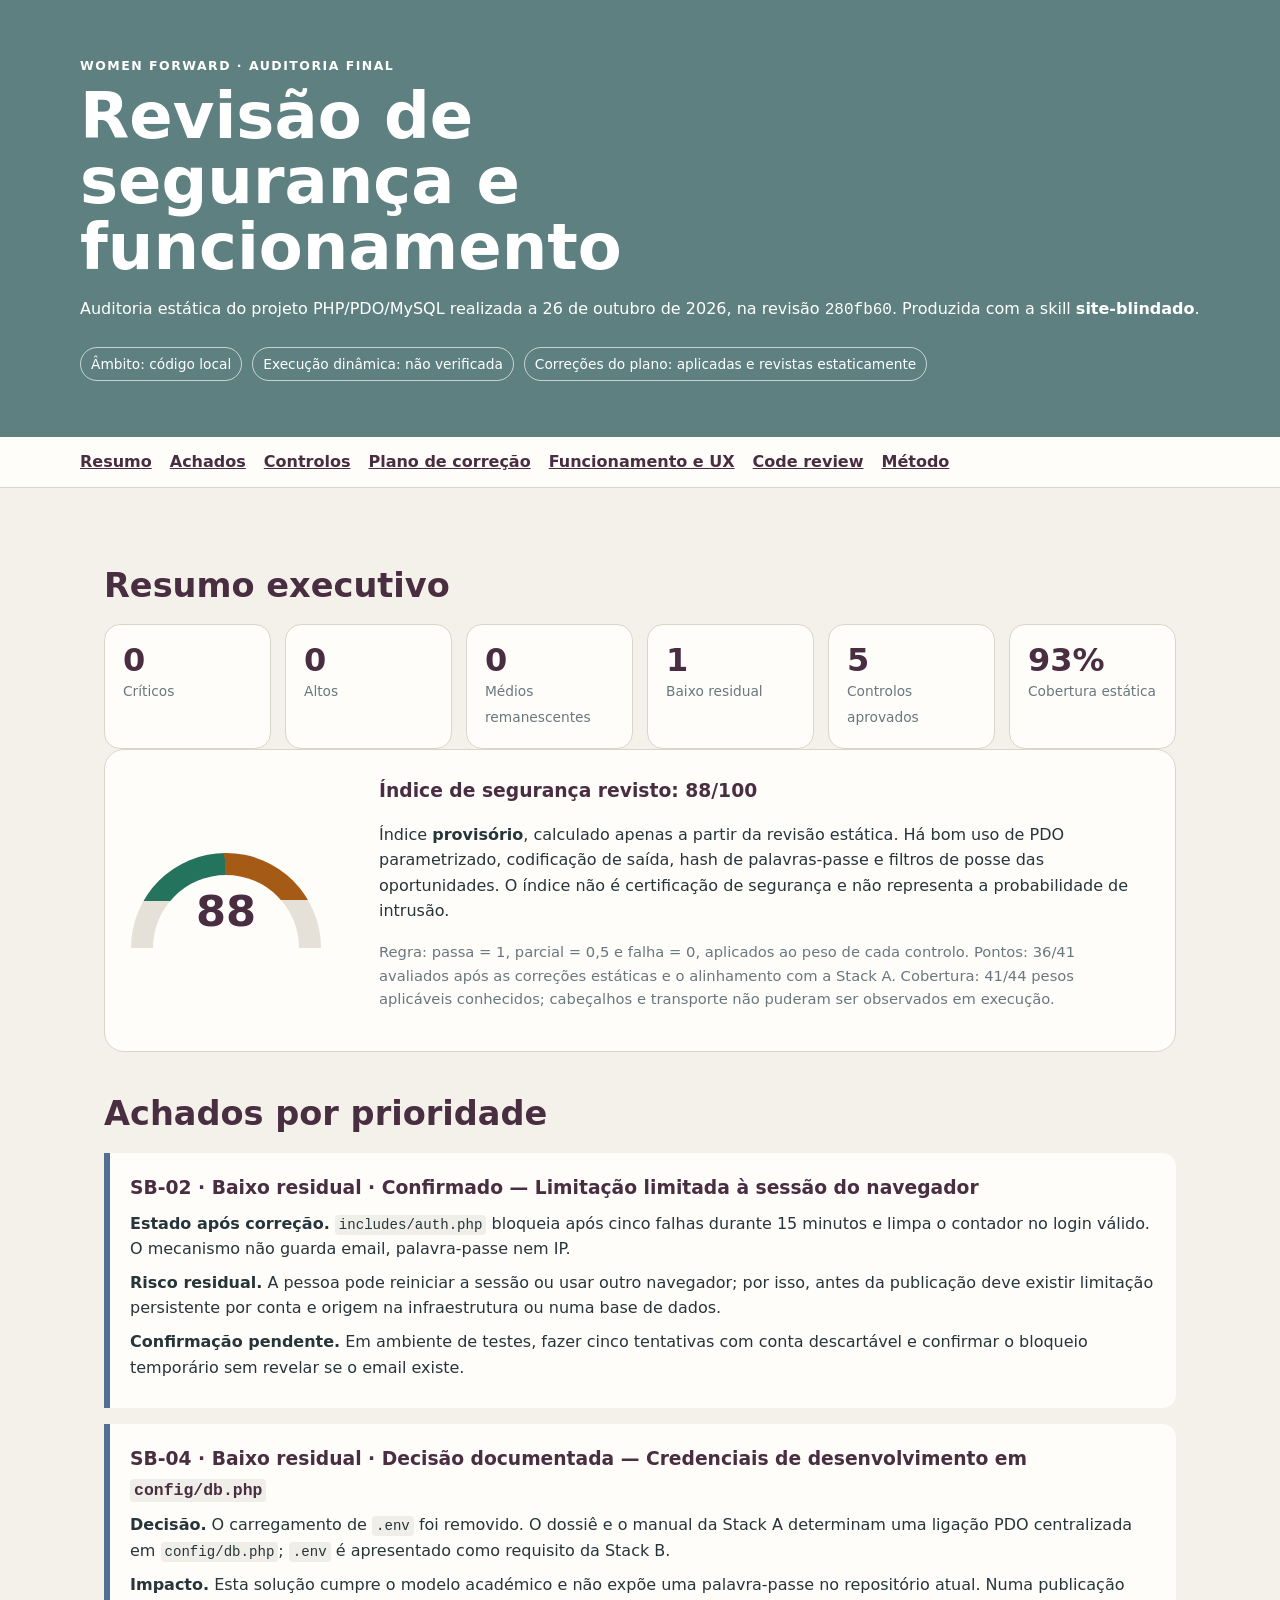
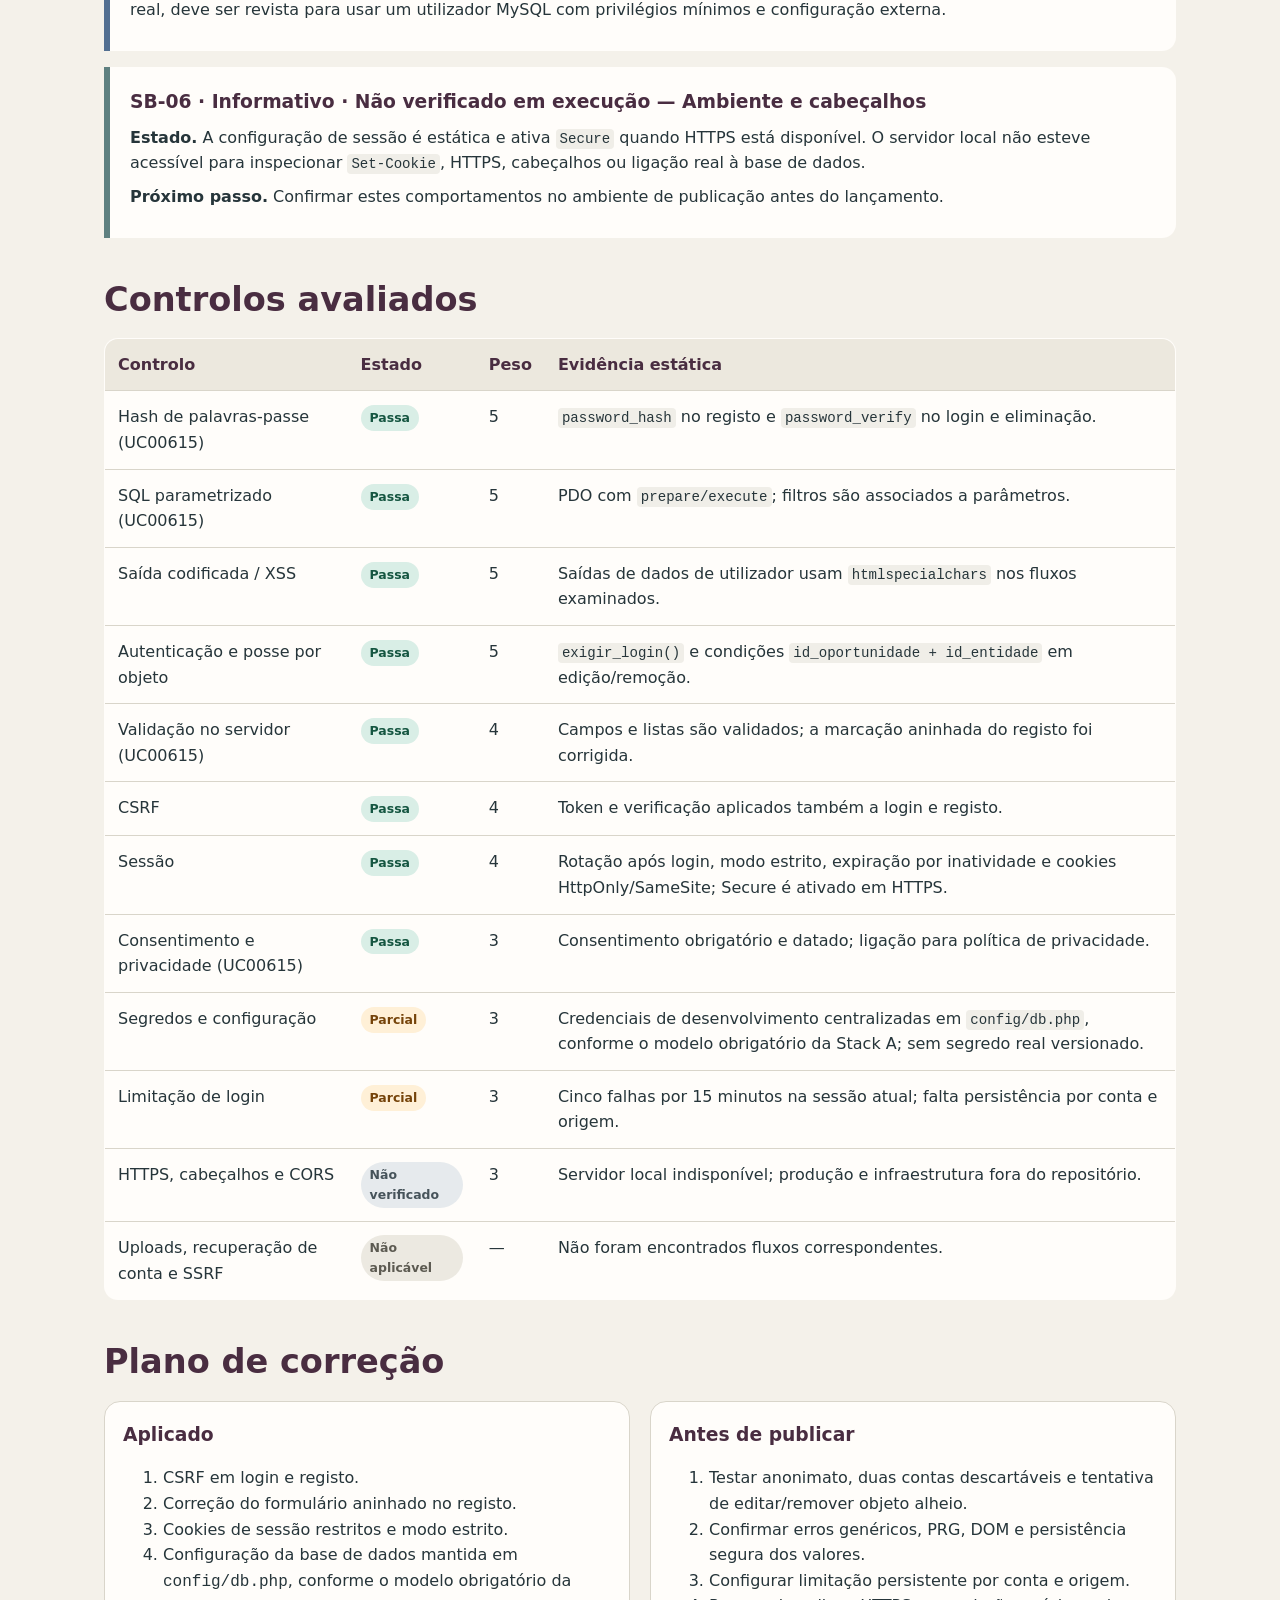
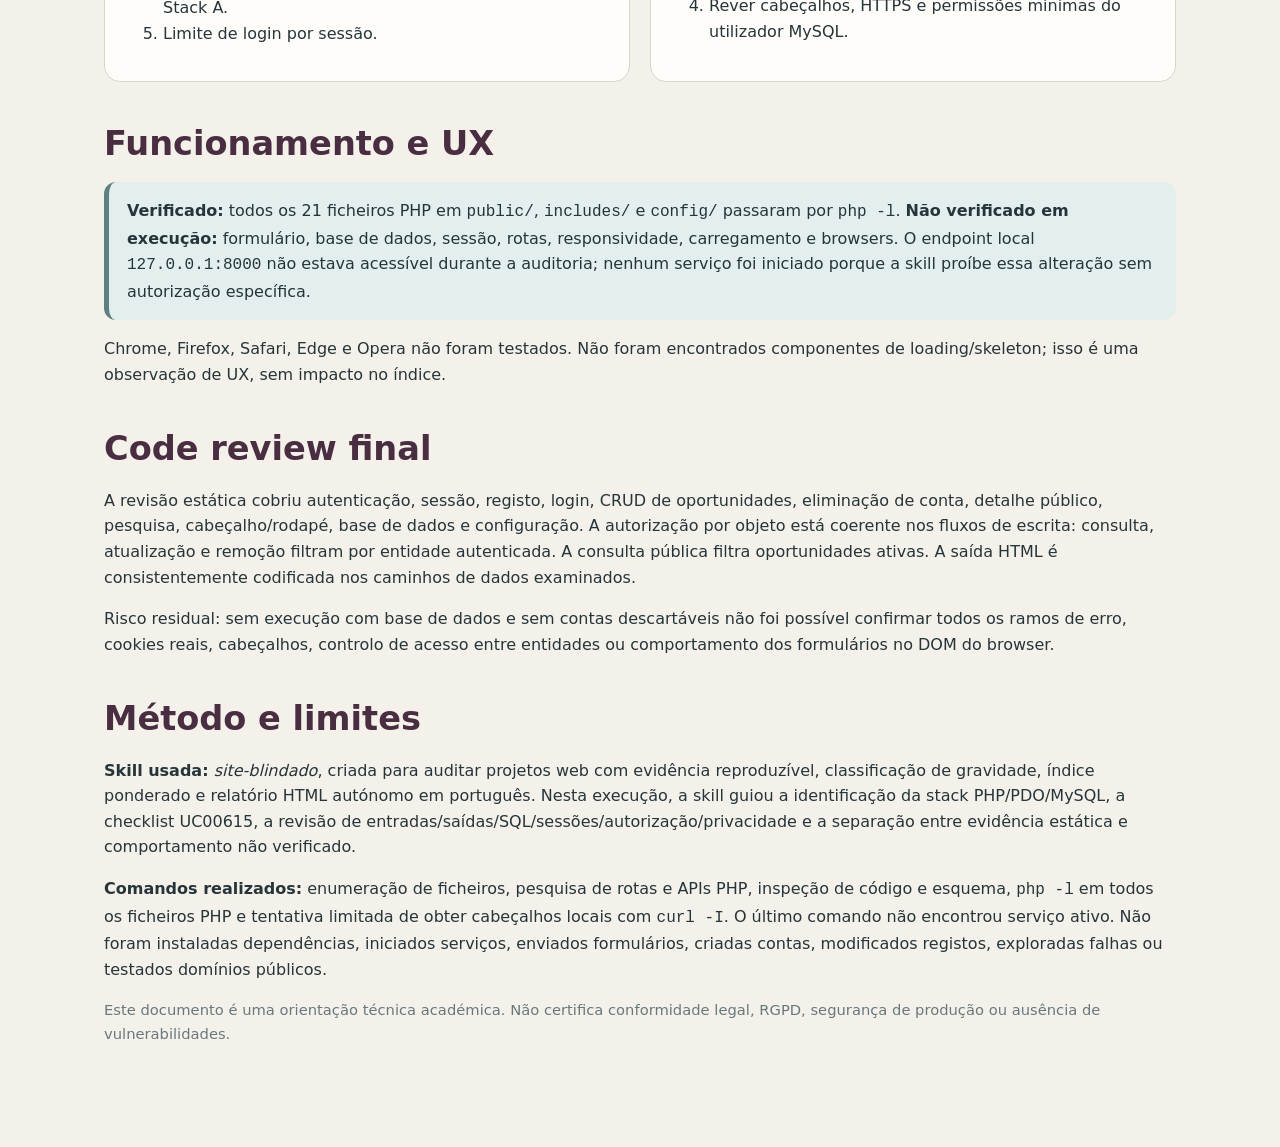
<file: reports/auditoria-site-blindado-2026-10-26.html>
<!doctype html>
<html lang="pt-PT">
<head>
<meta charset="utf-8">
<meta name="viewport" content="width=device-width, initial-scale=1">
<title>Auditoria final — Women Forward</title>
<style>
:root{--ink:#26353a;--muted:#68787d;--bg:#f4f1ea;--paper:#fffdfa;--line:#d9d5ca;--teal:#5e8080;--wine:#492d41;--rose:#87555c;--ok:#24745d;--warn:#a55b16;--bad:#a23a42;--info:#526f91}*{box-sizing:border-box}body{margin:0;background:var(--bg);color:var(--ink);font:16px/1.6 system-ui,-apple-system,"Segoe UI",sans-serif}a{color:var(--wine);font-weight:700}a:focus-visible{outline:3px solid var(--teal);outline-offset:3px}header{padding:56px max(24px,calc((100% - 1120px)/2));background:var(--teal);color:#fff}.eyebrow{margin:0 0 8px;text-transform:uppercase;letter-spacing:.12em;font-size:.78rem;font-weight:800}h1{font-size:clamp(2rem,5vw,4.5rem);line-height:1.02;margin:0;max-width:13ch}header p:last-child{max-width:68ch;margin:22px 0 0}nav{background:var(--paper);border-bottom:1px solid var(--line);padding:12px max(24px,calc((100% - 1120px)/2));display:flex;gap:18px;flex-wrap:wrap}main{max-width:1120px;margin:auto;padding:36px 24px 72px}section{scroll-margin-top:24px;margin:42px 0}h2{color:var(--wine);font-size:clamp(1.4rem,3vw,2.1rem);line-height:1.2;margin:0 0 18px}h3{margin:0 0 8px;color:var(--wine)}.meta{display:flex;flex-wrap:wrap;gap:10px;margin-top:24px}.chip{border:1px solid rgb(255 255 255/.65);padding:5px 10px;border-radius:99px;font-size:.86rem}.grid{display:grid;grid-template-columns:repeat(6,minmax(0,1fr));gap:14px}.card{background:var(--paper);border:1px solid var(--line);border-radius:16px;padding:18px}.card b{display:block;font-size:2rem;line-height:1.1;color:var(--wine)}.card span{font-size:.86rem;color:var(--muted)}.score{display:grid;grid-template-columns:220px 1fr;gap:28px;align-items:center;background:var(--paper);border:1px solid var(--line);border-radius:20px;padding:26px}.meter{width:190px;height:95px;border-radius:190px 190px 0 0;background:conic-gradient(from 270deg,var(--ok) 0 88deg,var(--warn) 88deg 180deg,#e5e1d8 180deg);position:relative;overflow:hidden}.meter:after{content:"88";position:absolute;inset:22px 22px 0;background:var(--paper);border-radius:160px 160px 0 0;display:grid;place-items:center;font-size:2.7rem;font-weight:800;color:var(--wine)}.status{display:inline-block;border-radius:999px;padding:3px 9px;font-weight:800;font-size:.78rem}.pass{background:#d9eee6;color:#155641}.partial{background:#fff0d7;color:#754309}.fail{background:#f8dadd;color:#7d1d27}.unknown{background:#e6eaed;color:#46535a}.na{background:#ece9e1;color:#5c5a51}.finding{border-left:6px solid var(--warn);background:var(--paper);padding:20px;border-radius:0 14px 14px 0;margin:16px 0}.finding.low{border-color:var(--info)}.finding.info{border-color:var(--teal)}.finding p{margin:.5rem 0}.finding code,td code{font:ui-monospace,SFMono-Regular,Menlo,monospace;font-size:.88em;background:#f0eee8;padding:2px 4px;border-radius:4px}table{width:100%;border-collapse:collapse;background:var(--paper);border:1px solid var(--line);border-radius:14px;overflow:hidden}th,td{text-align:left;vertical-align:top;padding:13px;border-bottom:1px solid var(--line)}th{background:#ece8de;color:var(--wine)}tr:last-child td{border-bottom:0}.note{padding:16px 18px;border-radius:12px;background:#e3eeee;border-left:5px solid var(--teal)}.columns{display:grid;grid-template-columns:1fr 1fr;gap:20px}.small{color:var(--muted);font-size:.92rem}@media(max-width:800px){.grid{grid-template-columns:repeat(2,1fr)}.score,.columns{grid-template-columns:1fr}.meter{margin:auto}table{display:block;overflow:auto}header{padding:40px 24px}}@media print{body{background:#fff}nav{display:none}main{max-width:none}.card,.score,.finding,table{break-inside:avoid}}
</style>
</head>
<body>
<header>
  <p class="eyebrow">Women Forward · auditoria final</p>
  <h1>Revisão de segurança e funcionamento</h1>
  <p>Auditoria estática do projeto PHP/PDO/MySQL realizada a 26 de outubro de 2026, na revisão <code>280fb60</code>. Produzida com a skill <strong>site-blindado</strong>.</p>
  <div class="meta"><span class="chip">Âmbito: código local</span><span class="chip">Execução dinâmica: não verificada</span><span class="chip">Correções do plano: aplicadas e revistas estaticamente</span></div>
</header>
<nav aria-label="Índice"><a href="#resumo">Resumo</a><a href="#achados">Achados</a><a href="#controlos">Controlos</a><a href="#plano">Plano de correção</a><a href="#ux">Funcionamento e UX</a><a href="#revisao">Code review</a><a href="#metodo">Método</a></nav>
<main>
<section id="resumo">
<h2>Resumo executivo</h2>
<div class="grid"><div class="card"><b>0</b><span>Críticos</span></div><div class="card"><b>0</b><span>Altos</span></div><div class="card"><b>0</b><span>Médios remanescentes</span></div><div class="card"><b>1</b><span>Baixo residual</span></div><div class="card"><b>5</b><span>Controlos aprovados</span></div><div class="card"><b>93%</b><span>Cobertura estática</span></div></div>
<div class="score"><div class="meter" role="img" aria-label="Índice de segurança revisto: 88 em 100"></div><div><h3>Índice de segurança revisto: 88/100</h3><p>Índice <strong>provisório</strong>, calculado apenas a partir da revisão estática. Há bom uso de PDO parametrizado, codificação de saída, hash de palavras-passe e filtros de posse das oportunidades. O índice não é certificação de segurança e não representa a probabilidade de intrusão.</p><p class="small">Regra: passa = 1, parcial = 0,5 e falha = 0, aplicados ao peso de cada controlo. Pontos: 36/41 avaliados após as correções estáticas e o alinhamento com a Stack A. Cobertura: 41/44 pesos aplicáveis conhecidos; cabeçalhos e transporte não puderam ser observados em execução.</p></div></div>
</section>
<section id="achados"><h2>Achados por prioridade</h2>
<article class="finding low"><h3>SB-02 · Baixo residual · Confirmado — Limitação limitada à sessão do navegador</h3><p><strong>Estado após correção.</strong> <code>includes/auth.php</code> bloqueia após cinco falhas durante 15 minutos e limpa o contador no login válido. O mecanismo não guarda email, palavra-passe nem IP.</p><p><strong>Risco residual.</strong> A pessoa pode reiniciar a sessão ou usar outro navegador; por isso, antes da publicação deve existir limitação persistente por conta e origem na infraestrutura ou numa base de dados.</p><p><strong>Confirmação pendente.</strong> Em ambiente de testes, fazer cinco tentativas com conta descartável e confirmar o bloqueio temporário sem revelar se o email existe.</p></article>
<article class="finding low"><h3>SB-04 · Baixo residual · Decisão documentada — Credenciais de desenvolvimento em <code>config/db.php</code></h3><p><strong>Decisão.</strong> O carregamento de <code>.env</code> foi removido. O dossiê e o manual da Stack A determinam uma ligação PDO centralizada em <code>config/db.php</code>; <code>.env</code> é apresentado como requisito da Stack B.</p><p><strong>Impacto.</strong> Esta solução cumpre o modelo académico e não expõe uma palavra-passe no repositório atual. Numa publicação real, deve ser revista para usar um utilizador MySQL com privilégios mínimos e configuração externa.</p></article>
<article class="finding info"><h3>SB-06 · Informativo · Não verificado em execução — Ambiente e cabeçalhos</h3><p><strong>Estado.</strong> A configuração de sessão é estática e ativa <code>Secure</code> quando HTTPS está disponível. O servidor local não esteve acessível para inspecionar <code>Set-Cookie</code>, HTTPS, cabeçalhos ou ligação real à base de dados.</p><p><strong>Próximo passo.</strong> Confirmar estes comportamentos no ambiente de publicação antes do lançamento.</p></article>
</section>
<section id="controlos"><h2>Controlos avaliados</h2><table><thead><tr><th>Controlo</th><th>Estado</th><th>Peso</th><th>Evidência estática</th></tr></thead><tbody>
<tr><td>Hash de palavras-passe (UC00615)</td><td><span class="status pass">Passa</span></td><td>5</td><td><code>password_hash</code> no registo e <code>password_verify</code> no login e eliminação.</td></tr>
<tr><td>SQL parametrizado (UC00615)</td><td><span class="status pass">Passa</span></td><td>5</td><td>PDO com <code>prepare/execute</code>; filtros são associados a parâmetros.</td></tr>
<tr><td>Saída codificada / XSS</td><td><span class="status pass">Passa</span></td><td>5</td><td>Saídas de dados de utilizador usam <code>htmlspecialchars</code> nos fluxos examinados.</td></tr>
<tr><td>Autenticação e posse por objeto</td><td><span class="status pass">Passa</span></td><td>5</td><td><code>exigir_login()</code> e condições <code>id_oportunidade + id_entidade</code> em edição/remoção.</td></tr>
<tr><td>Validação no servidor (UC00615)</td><td><span class="status pass">Passa</span></td><td>4</td><td>Campos e listas são validados; a marcação aninhada do registo foi corrigida.</td></tr>
<tr><td>CSRF</td><td><span class="status pass">Passa</span></td><td>4</td><td>Token e verificação aplicados também a login e registo.</td></tr>
<tr><td>Sessão</td><td><span class="status pass">Passa</span></td><td>4</td><td>Rotação após login, modo estrito, expiração por inatividade e cookies HttpOnly/SameSite; Secure é ativado em HTTPS.</td></tr>
<tr><td>Consentimento e privacidade (UC00615)</td><td><span class="status pass">Passa</span></td><td>3</td><td>Consentimento obrigatório e datado; ligação para política de privacidade.</td></tr>
<tr><td>Segredos e configuração</td><td><span class="status partial">Parcial</span></td><td>3</td><td>Credenciais de desenvolvimento centralizadas em <code>config/db.php</code>, conforme o modelo obrigatório da Stack A; sem segredo real versionado.</td></tr>
<tr><td>Limitação de login</td><td><span class="status partial">Parcial</span></td><td>3</td><td>Cinco falhas por 15 minutos na sessão atual; falta persistência por conta e origem.</td></tr>
<tr><td>HTTPS, cabeçalhos e CORS</td><td><span class="status unknown">Não verificado</span></td><td>3</td><td>Servidor local indisponível; produção e infraestrutura fora do repositório.</td></tr>
<tr><td>Uploads, recuperação de conta e SSRF</td><td><span class="status na">Não aplicável</span></td><td>—</td><td>Não foram encontrados fluxos correspondentes.</td></tr>
</tbody></table></section>
<section id="plano"><h2>Plano de correção</h2><div class="columns"><div class="card"><h3>Aplicado</h3><ol><li>CSRF em login e registo.</li><li>Correção do formulário aninhado no registo.</li><li>Cookies de sessão restritos e modo estrito.</li><li>Configuração da base de dados mantida em <code>config/db.php</code>, conforme o modelo obrigatório da Stack A.</li><li>Limite de login por sessão.</li></ol></div><div class="card"><h3>Antes de publicar</h3><ol><li>Testar anonimato, duas contas descartáveis e tentativa de editar/remover objeto alheio.</li><li>Confirmar erros genéricos, PRG, DOM e persistência segura dos valores.</li><li>Configurar limitação persistente por conta e origem.</li><li>Rever cabeçalhos, HTTPS e permissões mínimas do utilizador MySQL.</li></ol></div></div></section>
<section id="ux"><h2>Funcionamento e UX</h2><div class="note"><strong>Verificado:</strong> todos os 21 ficheiros PHP em <code>public/</code>, <code>includes/</code> e <code>config/</code> passaram por <code>php -l</code>. <strong>Não verificado em execução:</strong> formulário, base de dados, sessão, rotas, responsividade, carregamento e browsers. O endpoint local <code>127.0.0.1:8000</code> não estava acessível durante a auditoria; nenhum serviço foi iniciado porque a skill proíbe essa alteração sem autorização específica.</div><p>Chrome, Firefox, Safari, Edge e Opera não foram testados. Não foram encontrados componentes de loading/skeleton; isso é uma observação de UX, sem impacto no índice.</p></section>
<section id="revisao"><h2>Code review final</h2><p>A revisão estática cobriu autenticação, sessão, registo, login, CRUD de oportunidades, eliminação de conta, detalhe público, pesquisa, cabeçalho/rodapé, base de dados e configuração. A autorização por objeto está coerente nos fluxos de escrita: consulta, atualização e remoção filtram por entidade autenticada. A consulta pública filtra oportunidades ativas. A saída HTML é consistentemente codificada nos caminhos de dados examinados.</p><p>Risco residual: sem execução com base de dados e sem contas descartáveis não foi possível confirmar todos os ramos de erro, cookies reais, cabeçalhos, controlo de acesso entre entidades ou comportamento dos formulários no DOM do browser.</p></section>
<section id="metodo"><h2>Método e limites</h2><p><strong>Skill usada:</strong> <em>site-blindado</em>, criada para auditar projetos web com evidência reproduzível, classificação de gravidade, índice ponderado e relatório HTML autónomo em português. Nesta execução, a skill guiou a identificação da stack PHP/PDO/MySQL, a checklist UC00615, a revisão de entradas/saídas/SQL/sessões/autorização/privacidade e a separação entre evidência estática e comportamento não verificado.</p><p><strong>Comandos realizados:</strong> enumeração de ficheiros, pesquisa de rotas e APIs PHP, inspeção de código e esquema, <code>php -l</code> em todos os ficheiros PHP e tentativa limitada de obter cabeçalhos locais com <code>curl -I</code>. O último comando não encontrou serviço ativo. Não foram instaladas dependências, iniciados serviços, enviados formulários, criadas contas, modificados registos, exploradas falhas ou testados domínios públicos.</p><p class="small">Este documento é uma orientação técnica académica. Não certifica conformidade legal, RGPD, segurança de produção ou ausência de vulnerabilidades.</p></section>
</main>
</body>
</html>
</file>
